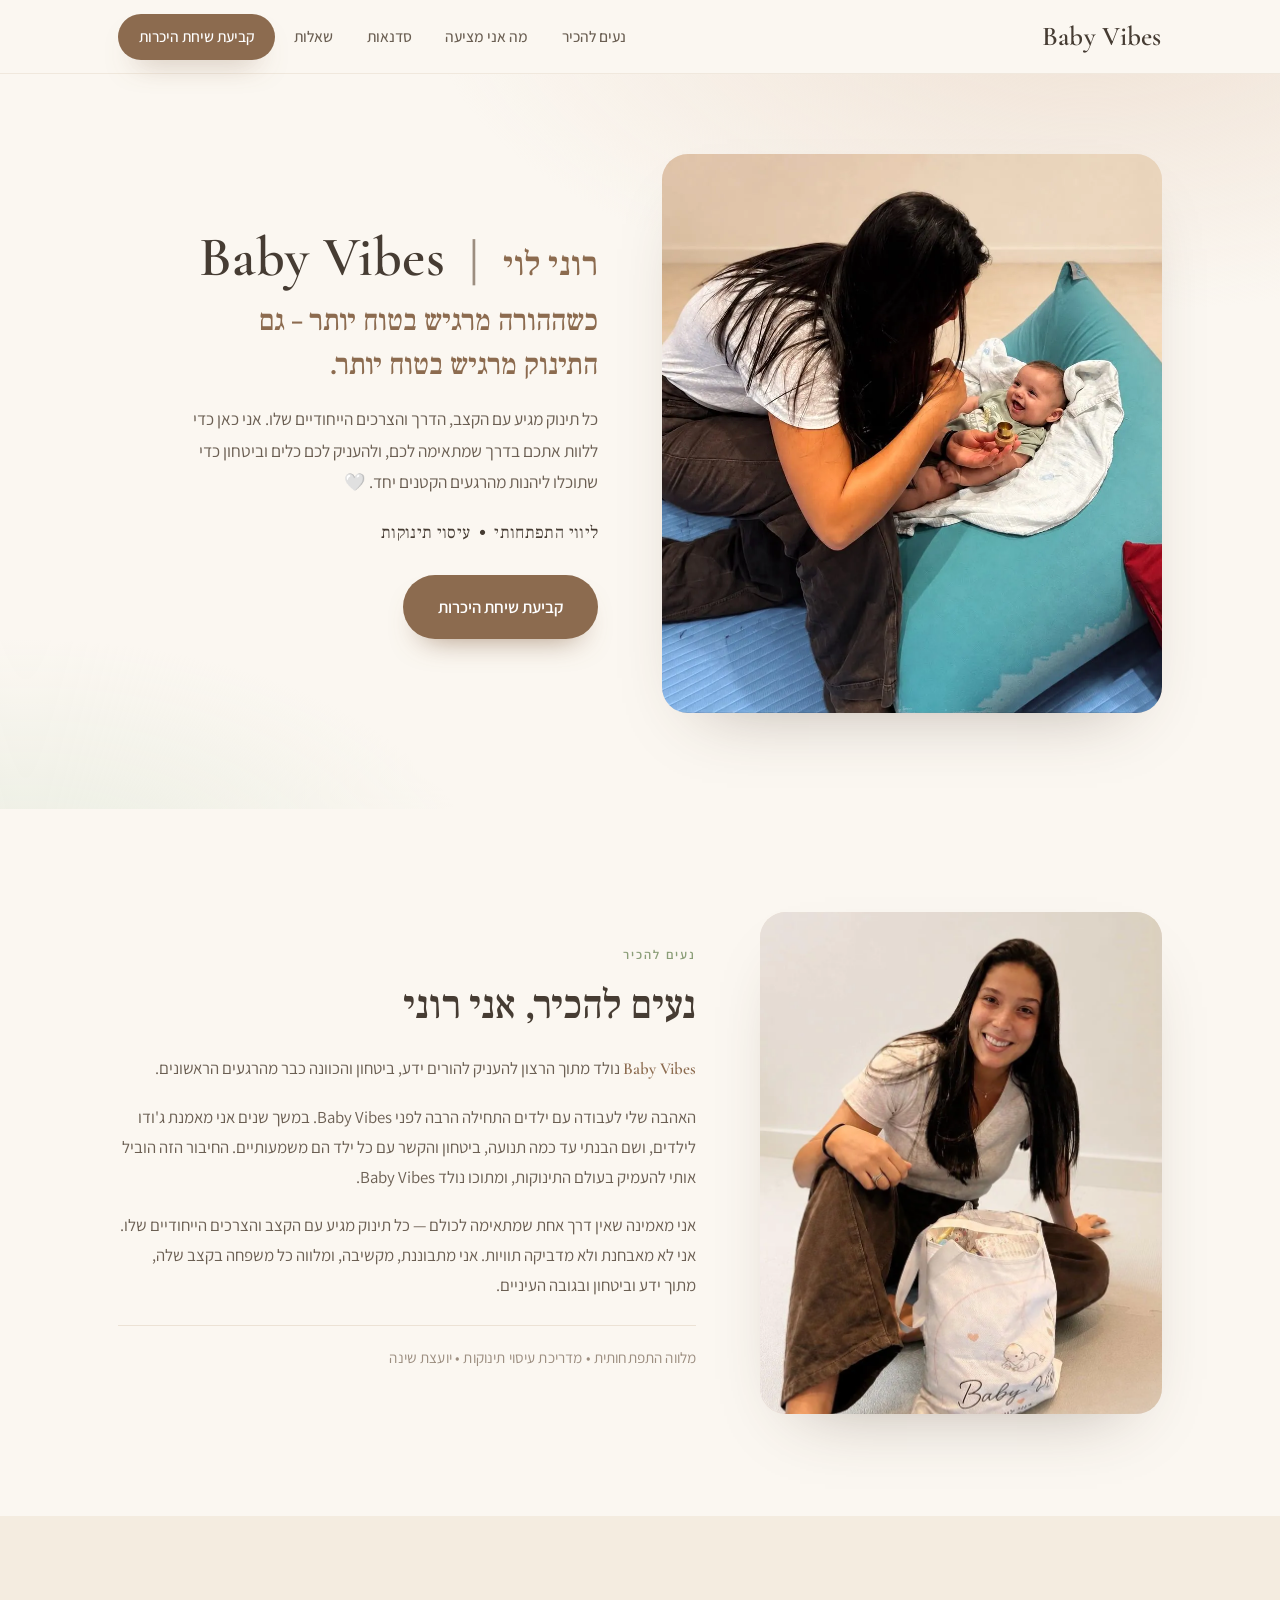
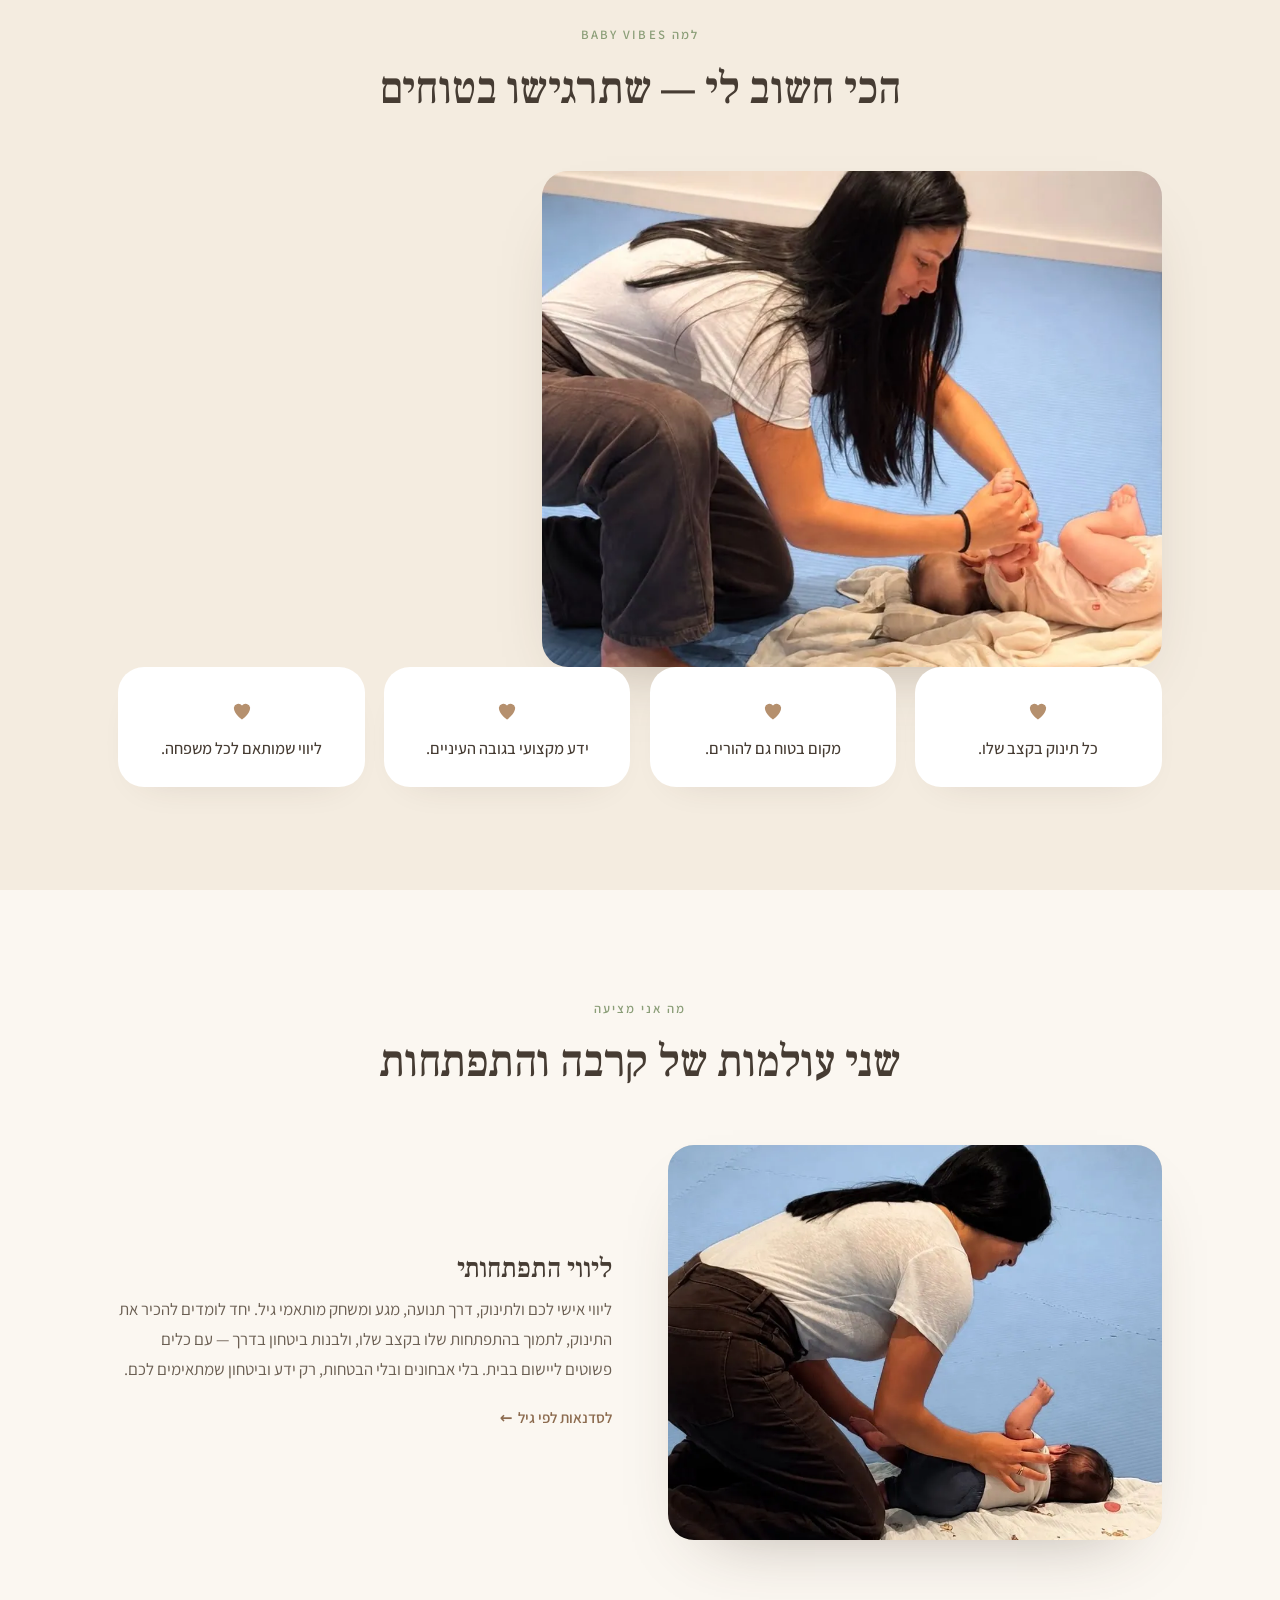
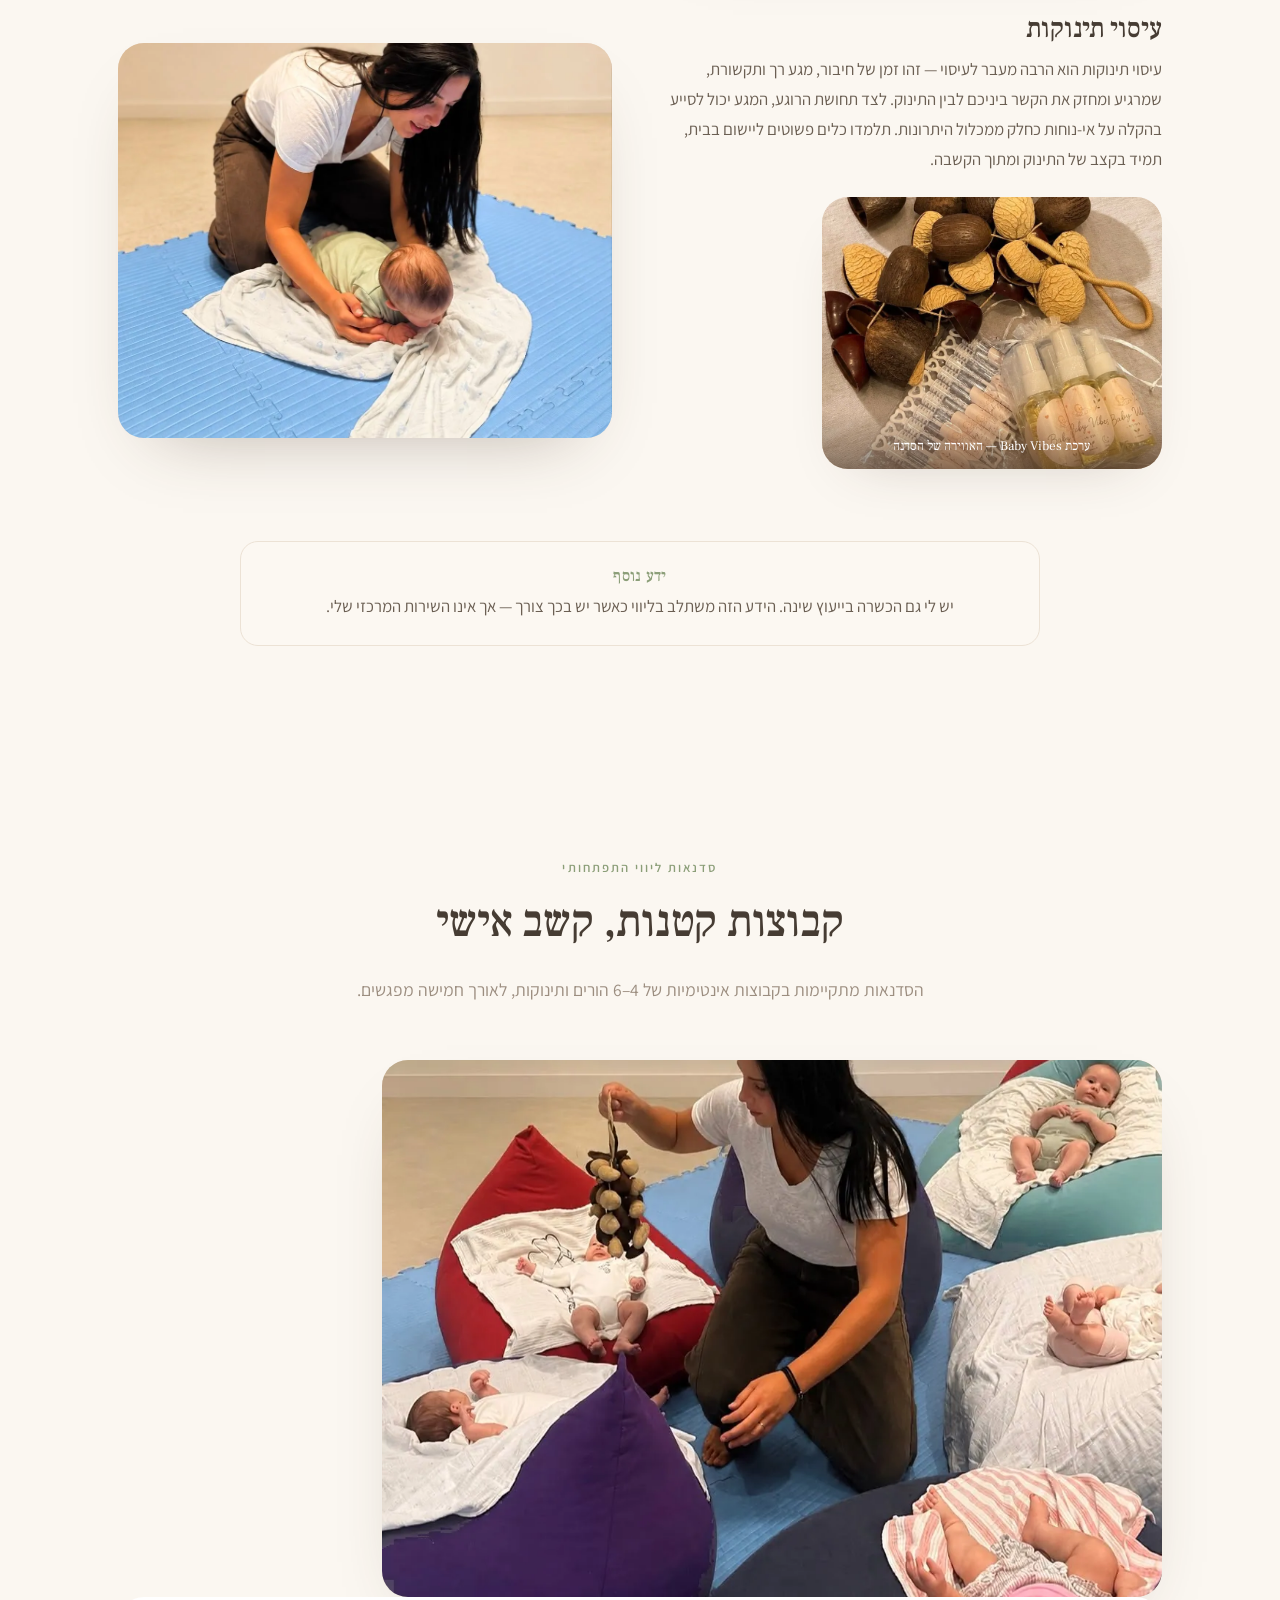
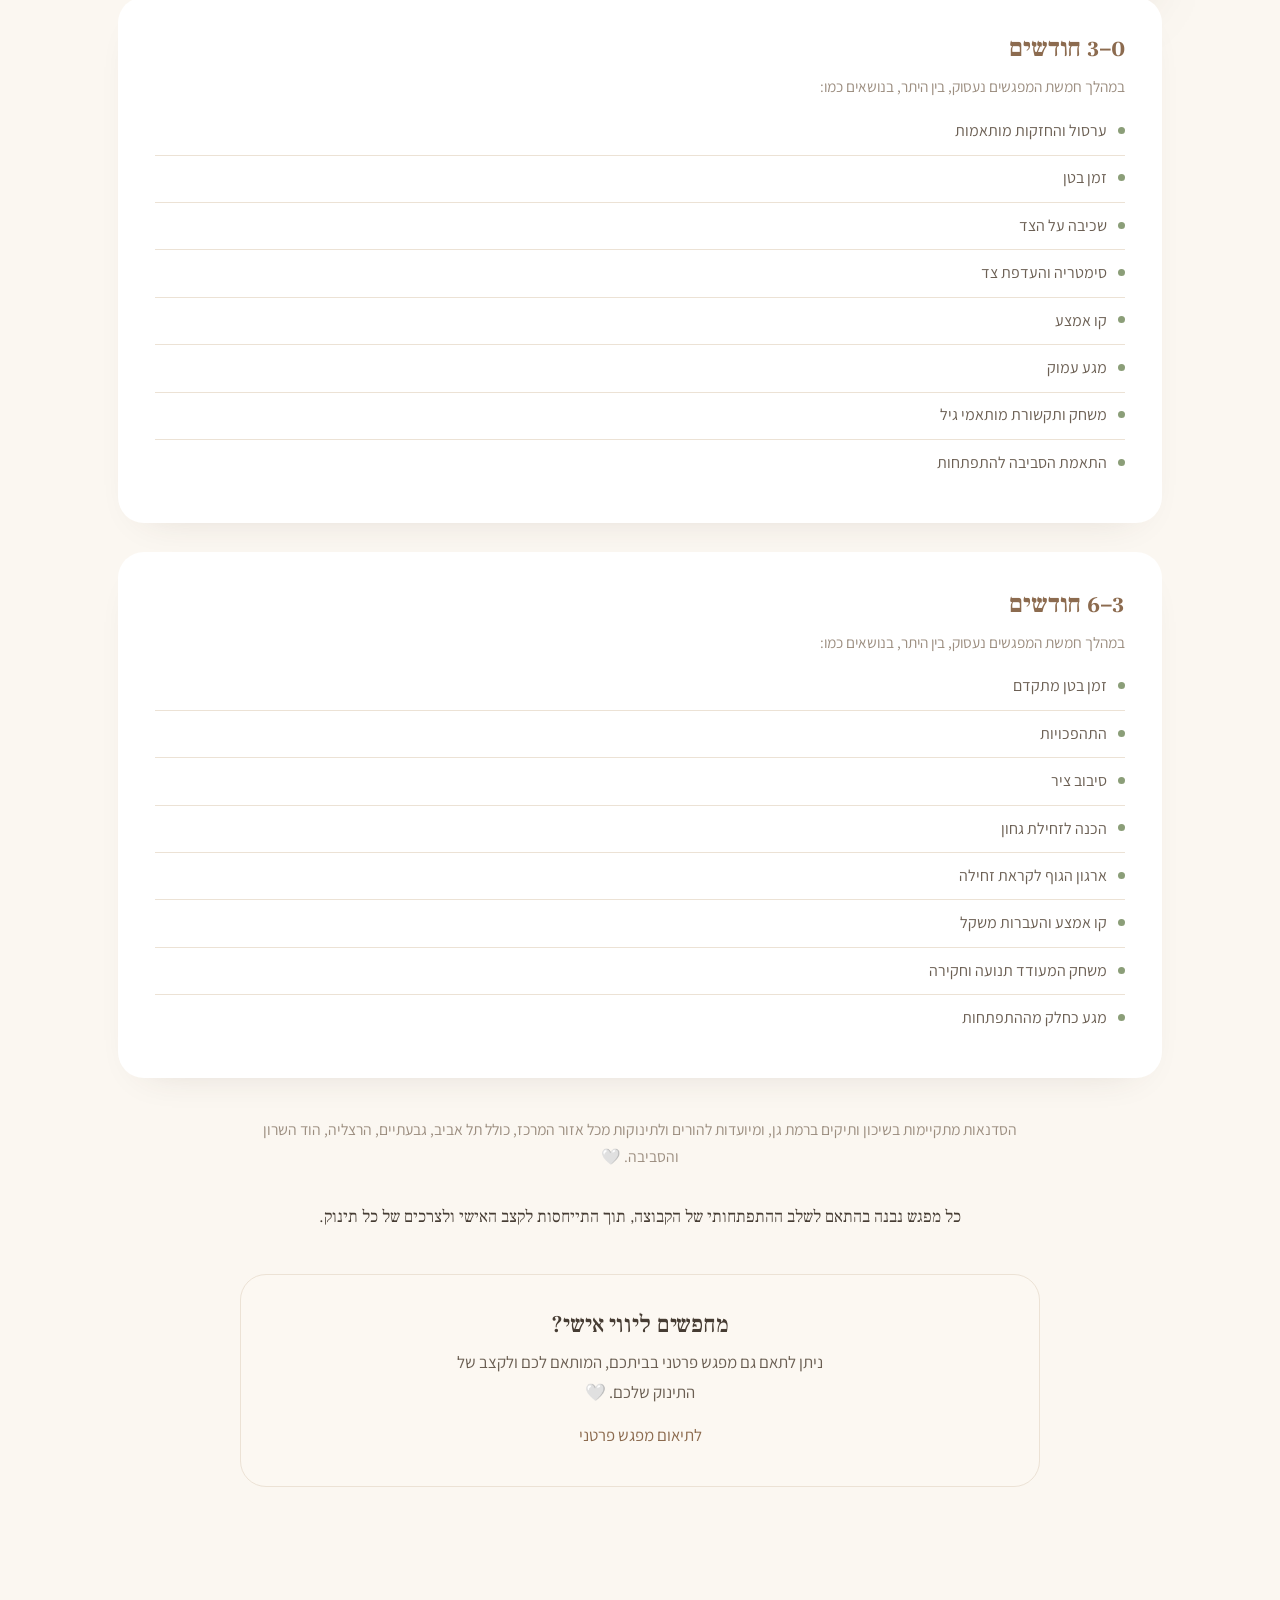
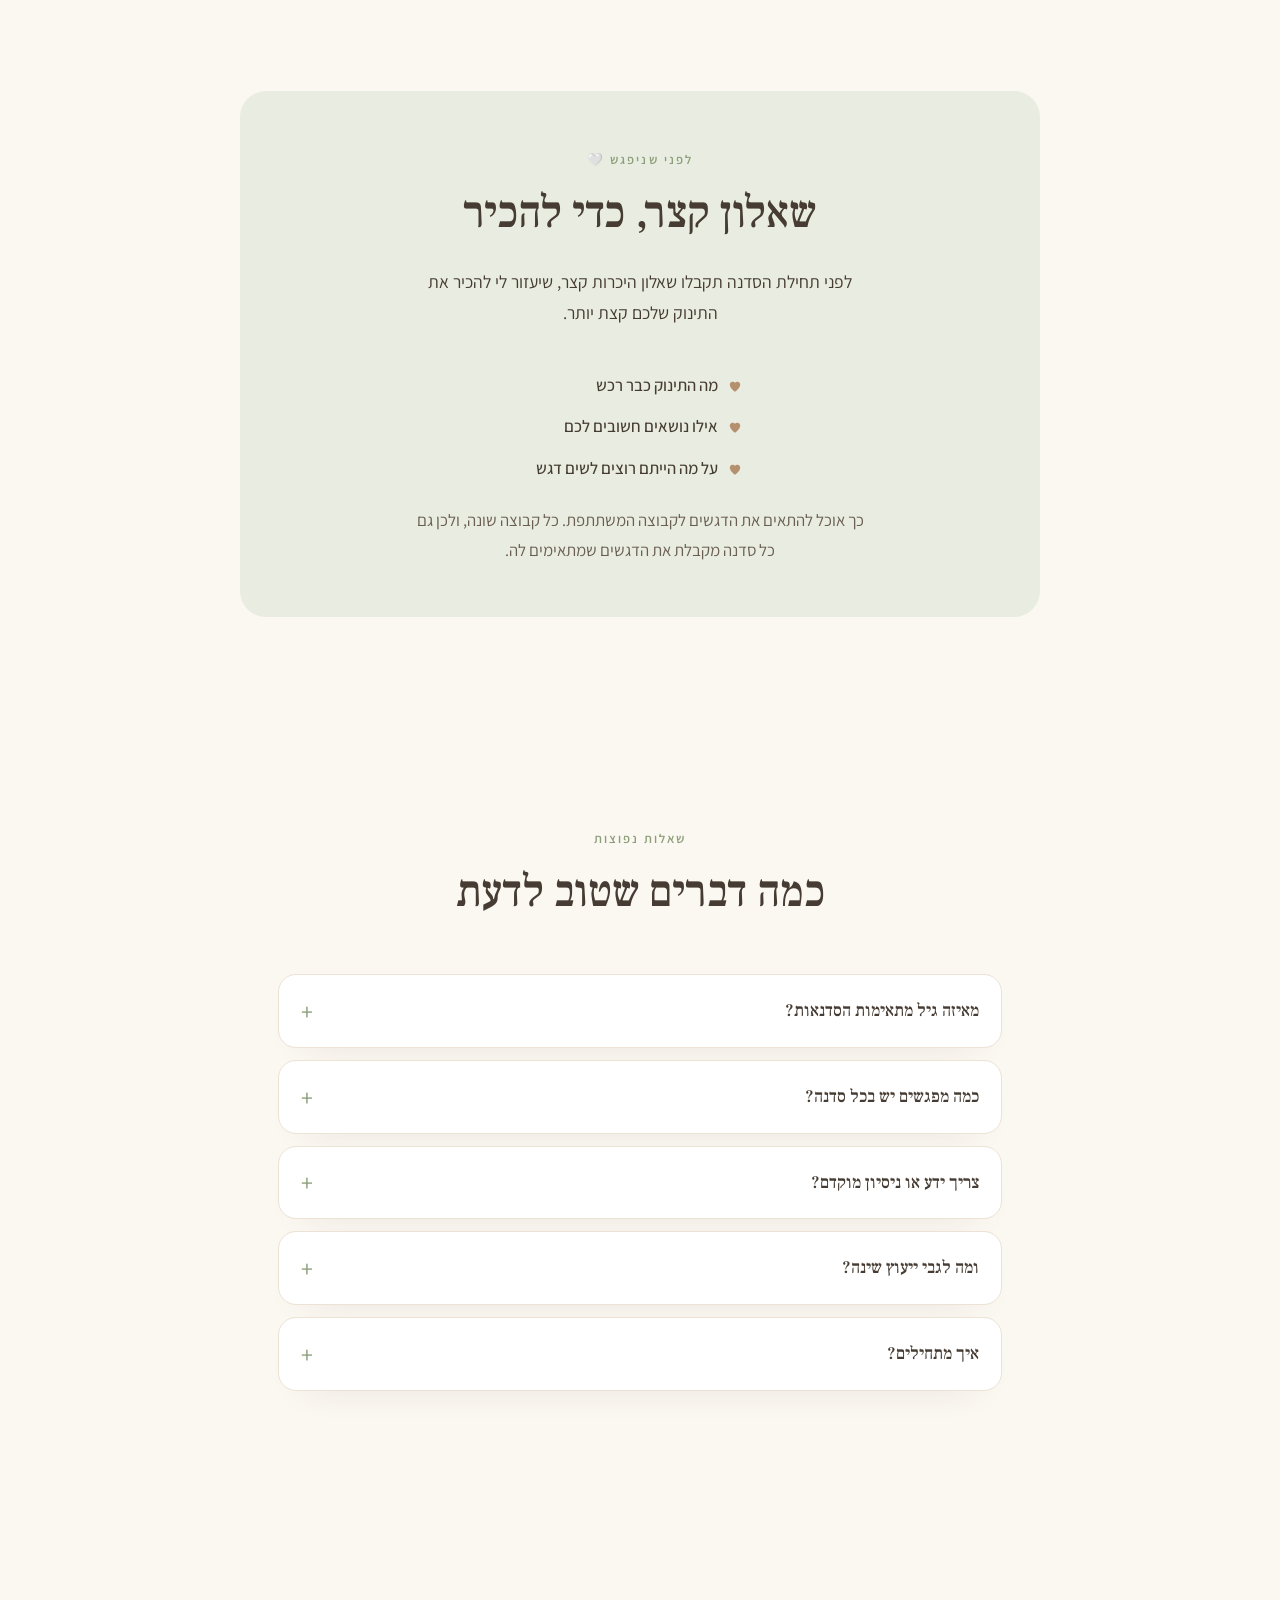
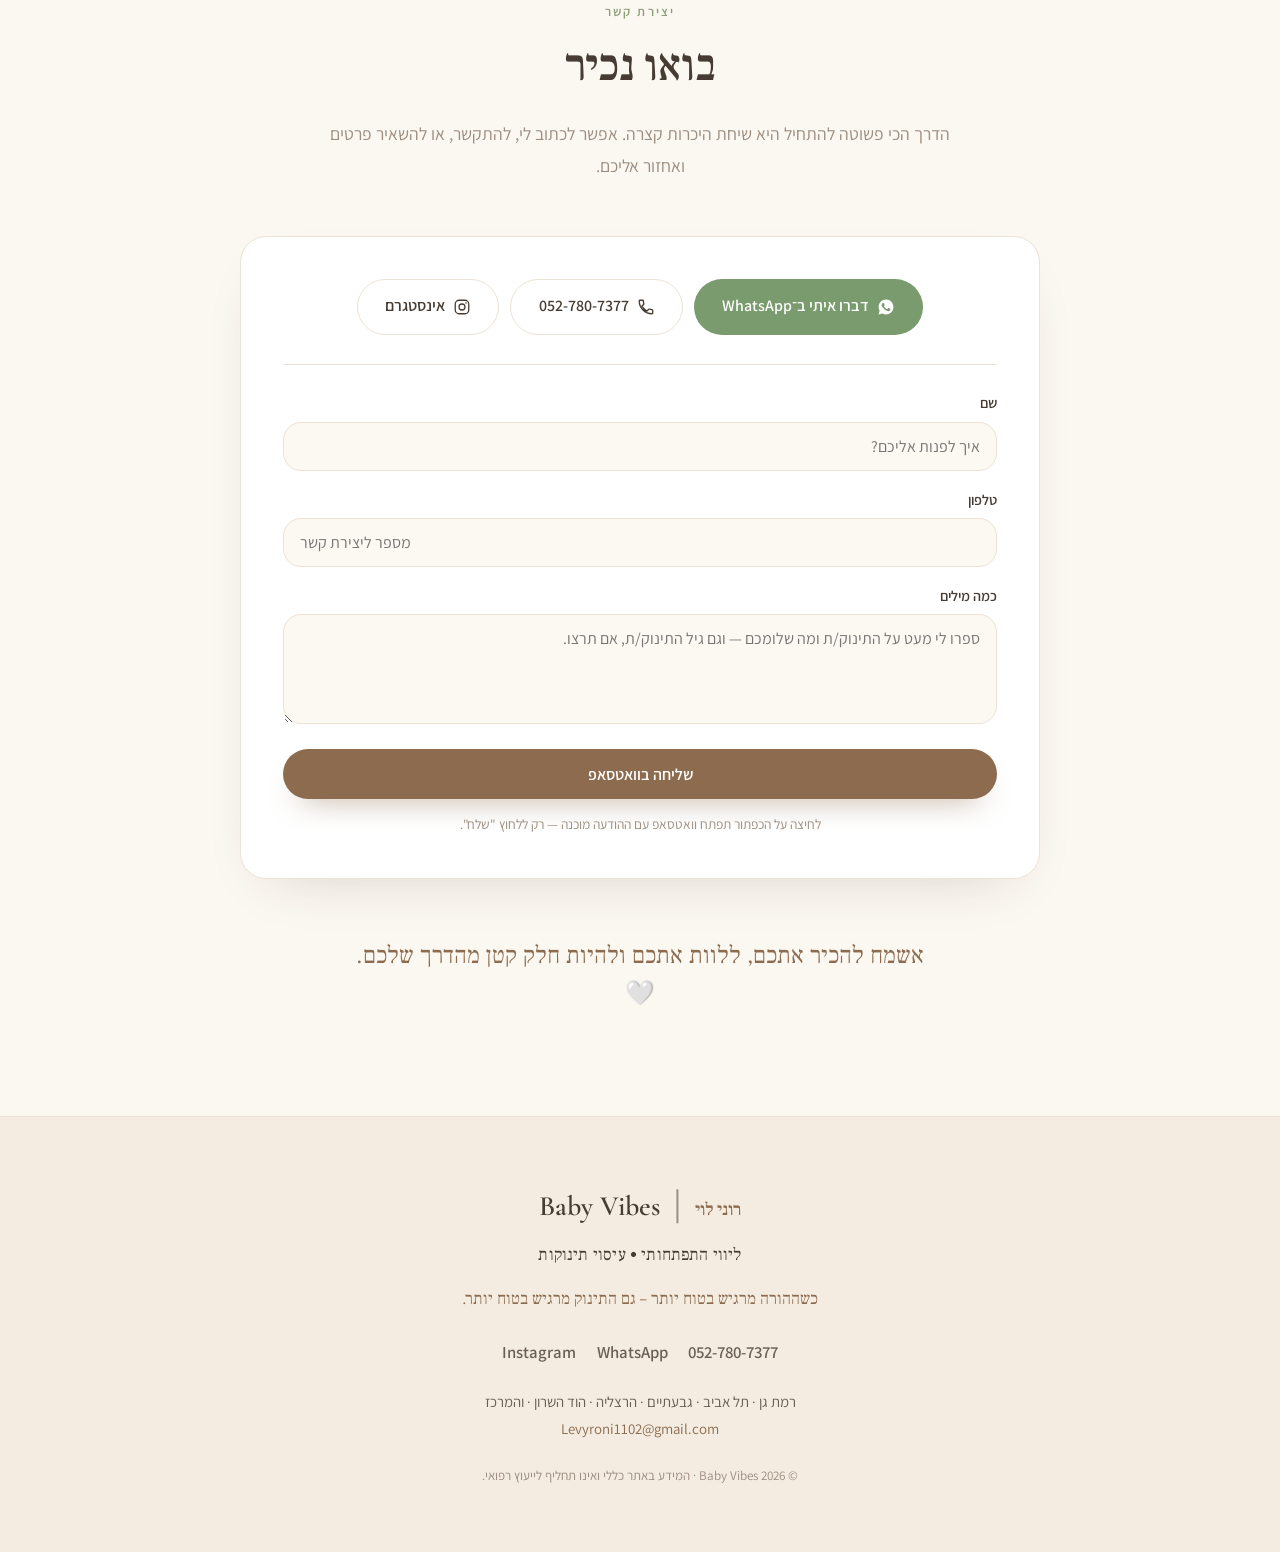
<file: index.html>
<!DOCTYPE html>
<html lang="he" dir="rtl">
<head>
  <meta charset="UTF-8" />
  <meta name="viewport" content="width=device-width, initial-scale=1.0, viewport-fit=cover" />

  <title>Baby Vibes | רוני לוי | ליווי התפתחותי ועיסוי תינוקות באזור המרכז</title>
  <meta name="description" content="ליווי התפתחותי ועיסוי תינוקות עם רוני לוי — בגובה העיניים ובקצב של כל תינוק. סדנאות בקבוצות קטנות בשיכון ותיקים ברמת גן, לאורך אזור המרכז: תל אביב, גבעתיים, הרצליה והוד השרון." />
  <link rel="canonical" href="https://gh54109.github.io/roni-sleep/" />
  <meta name="robots" content="index, follow, max-image-preview:large" />
  <meta name="theme-color" content="#FBF7F1" />
  <meta name="author" content="רוני לוי" />

  <!-- אייקונים -->
  <link rel="icon" href="assets/favicon.svg" type="image/svg+xml" />
  <link rel="icon" href="assets/favicon-32.png" sizes="32x32" type="image/png" />
  <link rel="apple-touch-icon" href="assets/apple-touch-icon.png" />
  <link rel="manifest" href="site.webmanifest" />

  <!-- Open Graph (WhatsApp / Facebook / LinkedIn) -->
  <meta property="og:type" content="website" />
  <meta property="og:site_name" content="Baby Vibes" />
  <meta property="og:title" content="Baby Vibes | רוני לוי | ליווי התפתחותי ועיסוי תינוקות" />
  <meta property="og:description" content="כשההורה מרגיש בטוח יותר – גם התינוק מרגיש בטוח יותר. ליווי התפתחותי ועיסוי תינוקות, בגובה העיניים ובקצב של כל תינוק." />
  <meta property="og:image" content="https://gh54109.github.io/roni-sleep/assets/why-smile.jpg" />
  <meta property="og:image:width" content="1086" />
  <meta property="og:image:height" content="1117" />
  <meta property="og:image:alt" content="רוני מחייכת אל תינוק מחייך במהלך מפגש Baby Vibes" />
  <meta property="og:url" content="https://gh54109.github.io/roni-sleep/" />
  <meta property="og:locale" content="he_IL" />

  <!-- Twitter / X -->
  <meta name="twitter:card" content="summary_large_image" />
  <meta name="twitter:title" content="Baby Vibes | רוני לוי | ליווי התפתחותי ועיסוי תינוקות" />
  <meta name="twitter:description" content="ליווי התפתחותי ועיסוי תינוקות, בגובה העיניים ובקצב של כל תינוק. סדנאות בקבוצות קטנות ברמת גן ובאזור המרכז." />
  <meta name="twitter:image" content="https://gh54109.github.io/roni-sleep/assets/why-smile.jpg" />

  <!-- אימות Google Search Console — הדביקי כאן את קוד האימות שתקבלי מ-Search Console -->
  <!-- <meta name="google-site-verification" content="PASTE_YOUR_CODE_HERE" /> -->

  <link rel="preconnect" href="https://fonts.googleapis.com" />
  <link rel="preconnect" href="https://fonts.gstatic.com" crossorigin />
  <link href="https://fonts.googleapis.com/css2?family=Assistant:wght@400;500;600;700&family=Cormorant+Garamond:ital,wght@0,500;0,600;1,500&family=Frank+Ruhl+Libre:wght@400;500;700&display=swap" rel="stylesheet" />
  <link rel="stylesheet" href="assets/style.css" />

  <!-- Google Analytics 4 — הסירי את סימני ההערה והחליפי G-XXXXXXX במזהה המדידה שלך כדי להפעיל מדידה.
       מדידת האירועים (WhatsApp / יצירת קשר / שליחת טופס) כבר מוכנה ב-assets/script.js.
  <script async src="https://www.googletagmanager.com/gtag/js?id=G-XXXXXXX"></script>
  <script>
    window.dataLayer = window.dataLayer || [];
    function gtag(){ dataLayer.push(arguments); }
    gtag('js', new Date());
    gtag('config', 'G-XXXXXXX');
  </script>
  -->

  <script type="application/ld+json">
  {
    "@context": "https://schema.org",
    "@graph": [
      {
        "@type": "WebSite",
        "@id": "https://gh54109.github.io/roni-sleep/#website",
        "url": "https://gh54109.github.io/roni-sleep/",
        "name": "Baby Vibes",
        "inLanguage": "he",
        "publisher": { "@id": "https://gh54109.github.io/roni-sleep/#business" }
      },
      {
        "@type": "Person",
        "@id": "https://gh54109.github.io/roni-sleep/#roni",
        "name": "רוני לוי",
        "jobTitle": "מלווה התפתחותית, מדריכת עיסוי תינוקות ויועצת שינה",
        "worksFor": { "@id": "https://gh54109.github.io/roni-sleep/#business" },
        "sameAs": ["https://www.instagram.com/babyvibes.roni"]
      },
      {
        "@type": ["ProfessionalService", "LocalBusiness"],
        "@id": "https://gh54109.github.io/roni-sleep/#business",
        "name": "Baby Vibes",
        "description": "ליווי התפתחותי ועיסוי תינוקות. ידע, ביטחון והכוונה להורים, בגובה העיניים ובקצב של כל תינוק.",
        "url": "https://gh54109.github.io/roni-sleep/",
        "image": "https://gh54109.github.io/roni-sleep/assets/why-smile.jpg",
        "telephone": "+972-52-780-7377",
        "email": "Levyroni1102@gmail.com",
        "inLanguage": "he",
        "knowsLanguage": "he",
        "founder": { "@id": "https://gh54109.github.io/roni-sleep/#roni" },
        "sameAs": ["https://www.instagram.com/babyvibes.roni"],
        "areaServed": [
          { "@type": "Place", "name": "שיכון ותיקים, רמת גן" },
          { "@type": "City", "name": "רמת גן" },
          { "@type": "City", "name": "תל אביב" },
          { "@type": "City", "name": "גבעתיים" },
          { "@type": "City", "name": "הרצליה" },
          { "@type": "City", "name": "הוד השרון" },
          { "@type": "AdministrativeArea", "name": "אזור המרכז" }
        ],
        "hasOfferCatalog": {
          "@type": "OfferCatalog",
          "name": "השירותים של Baby Vibes",
          "itemListElement": [
            { "@type": "Offer", "itemOffered": { "@type": "Service", "name": "ליווי התפתחותי לתינוקות", "serviceType": "ליווי התפתחותי", "provider": { "@id": "https://gh54109.github.io/roni-sleep/#business" } } },
            { "@type": "Offer", "itemOffered": { "@type": "Service", "name": "עיסוי תינוקות", "serviceType": "עיסוי תינוקות", "provider": { "@id": "https://gh54109.github.io/roni-sleep/#business" } } }
          ]
        }
      }
    ]
  }
  </script>
</head>
<body id="top">

  <!-- ===== כותרת עליונה ===== -->
  <header class="site-header">
    <div class="container nav">
      <a class="brand" href="#top" aria-label="Baby Vibes — לראש העמוד">Baby Vibes</a>

      <button class="nav-toggle" aria-label="פתיחת תפריט" aria-expanded="false" aria-controls="menu">
        <span></span>
      </button>

      <nav class="nav-links" id="menu">
        <a href="#about">נעים להכיר</a>
        <a href="#services">מה אני מציעה</a>
        <a href="#workshops">סדנאות</a>
        <a href="#faq">שאלות</a>
        <a class="btn btn-primary nav-cta" href="#contact">קביעת שיחת היכרות</a>
      </nav>
    </div>
  </header>

  <main>

    <!-- ===== HERO ===== -->
    <section class="hero">
      <div class="container hero-inner">
        <figure class="hero-media reveal">
          <picture>
            <source srcset="assets/why-smile.webp" type="image/webp" />
            <img src="assets/why-smile.jpg"
                 alt="רוני מחייכת אל תינוק מחייך במהלך מפגש Baby Vibes"
                 width="1086" height="1117" fetchpriority="high" decoding="async" />
          </picture>
        </figure>

        <div class="hero-copy reveal">
          <h1 class="hero-title">
            <span class="ht-brand">Baby Vibes</span><span class="ht-sep" aria-hidden="true">│</span><span class="ht-person">רוני לוי</span>
          </h1>
          <p class="lead-flag">כשההורה מרגיש בטוח יותר – גם התינוק מרגיש בטוח יותר.</p>
          <p class="hero-text">
            כל תינוק מגיע עם הקצב, הדרך והצרכים הייחודיים שלו. אני כאן כדי ללוות אתכם בדרך שמתאימה
            לכם, ולהעניק לכם כלים וביטחון כדי שתוכלו ליהנות מהרגעים הקטנים יחד. 🤍
          </p>
          <p class="hero-services">ליווי התפתחותי&ensp;•&ensp;עיסוי תינוקות</p>
          <a class="btn btn-primary btn-lg" href="#contact">קביעת שיחת היכרות</a>
        </div>
      </div>
    </section>

    <!-- ===== נעים להכיר ===== -->
    <section id="about" class="section about">
      <div class="container about-inner">
        <figure class="about-media reveal">
          <picture>
            <source srcset="assets/about-portrait.webp" type="image/webp" />
            <img src="assets/about-portrait.jpg" alt="רוני לוי מחייכת, לצידה תיק Baby Vibes"
                 width="811" height="1138" loading="lazy" decoding="async" />
          </picture>
        </figure>

        <div class="about-copy reveal">
          <span class="eyebrow">נעים להכיר</span>
          <h2>נעים להכיר, אני רוני</h2>
          <p>
            <em>Baby Vibes</em> נולד מתוך הרצון להעניק להורים ידע, ביטחון והכוונה כבר מהרגעים הראשונים.
          </p>
          <p>
            האהבה שלי לעבודה עם ילדים התחילה הרבה לפני Baby Vibes. במשך שנים אני מאמנת ג'ודו לילדים,
            ושם הבנתי עד כמה תנועה, ביטחון והקשר עם כל ילד הם משמעותיים. החיבור הזה הוביל אותי להעמיק
            בעולם התינוקות, ומתוכו נולד Baby Vibes.
          </p>
          <p>
            אני מאמינה שאין דרך אחת שמתאימה לכולם — כל תינוק מגיע עם הקצב והצרכים הייחודיים שלו.
            אני לא מאבחנת ולא מדביקה תוויות. אני מתבוננת, מקשיבה, ומלווה כל משפחה בקצב שלה,
            מתוך ידע וביטחון ובגובה העיניים.
          </p>
          <p class="creds-line">מלווה התפתחותית • מדריכת עיסוי תינוקות • יועצת שינה</p>
        </div>
      </div>
    </section>

    <!-- ===== למה Baby Vibes ===== -->
    <section id="why" class="section why">
      <div class="container">
        <div class="section-head center reveal">
          <span class="eyebrow">למה Baby Vibes</span>
          <h2>הכי חשוב לי — שתרגישו בטוחים</h2>
        </div>

        <figure class="why-media reveal">
          <picture>
            <source srcset="assets/hero.webp" type="image/webp" />
            <img src="assets/hero.jpg" alt="רוני מלווה תינוק בתנועה ובמשחק במהלך מפגש"
                 width="849" height="1011" loading="lazy" decoding="async" />
          </picture>
        </figure>

        <div class="why-cards">
          <article class="card why-card reveal">
            <span class="heart" aria-hidden="true"></span>
            <p>כל תינוק בקצב שלו.</p>
          </article>
          <article class="card why-card reveal">
            <span class="heart" aria-hidden="true"></span>
            <p>מקום בטוח גם להורים.</p>
          </article>
          <article class="card why-card reveal">
            <span class="heart" aria-hidden="true"></span>
            <p>ידע מקצועי בגובה העיניים.</p>
          </article>
          <article class="card why-card reveal">
            <span class="heart" aria-hidden="true"></span>
            <p>ליווי שמותאם לכל משפחה.</p>
          </article>
        </div>
      </div>
    </section>

    <!-- ===== השירותים ===== -->
    <section id="services" class="section services">
      <div class="container">
        <div class="section-head center reveal">
          <span class="eyebrow">מה אני מציעה</span>
          <h2>שני עולמות של קרבה והתפתחות</h2>
        </div>

        <article class="service-row reveal">
          <figure class="media service-media">
            <picture>
              <source srcset="assets/dev-rollover.webp" type="image/webp" />
              <img src="assets/dev-rollover.jpg" alt="רוני מלווה תינוק בתרגול תנועה על המזרן בליווי התפתחותי"
                   width="850" height="810" loading="lazy" decoding="async" />
            </picture>
          </figure>
          <div class="service-copy">
            <h3>ליווי התפתחותי</h3>
            <p>
              ליווי אישי לכם ולתינוק, דרך תנועה, מגע ומשחק מותאמי גיל. יחד לומדים להכיר את התינוק,
              לתמוך בהתפתחות שלו בקצב שלו, ולבנות ביטחון בדרך — עם כלים פשוטים ליישום בבית.
              בלי אבחונים ובלי הבטחות, רק ידע וביטחון שמתאימים לכם.
            </p>
            <a class="tag" href="#workshops">לסדנאות לפי גיל</a>
          </div>
        </article>

        <article class="service-row reverse reveal">
          <figure class="media service-media">
            <picture>
              <source srcset="assets/tummy.webp" type="image/webp" />
              <img src="assets/tummy.jpg" alt="רוני מדריכה עיסוי תינוקות — התינוק שוכב על הבטן ורוני מלווה מאחור"
                   width="1056" height="1165" loading="lazy" decoding="async" />
            </picture>
          </figure>
          <div class="service-copy">
            <h3>עיסוי תינוקות</h3>
            <p>
              עיסוי תינוקות הוא הרבה מעבר לעיסוי — זהו זמן של חיבור, מגע רך ותקשורת, שמרגיע
              ומחזק את הקשר ביניכם לבין התינוק. לצד תחושת הרוגע, המגע יכול לסייע בהקלה על אי-נוחות
              כחלק ממכלול היתרונות. תלמדו כלים פשוטים ליישום בבית, תמיד בקצב של התינוק ומתוך הקשבה.
            </p>
            <figure class="media media-inline">
              <picture>
                <source srcset="assets/massage-oils.webp" type="image/webp" />
                <img src="assets/massage-oils.jpg" alt="ערכת השמנים של Baby Vibes לעיסוי תינוקות"
                     width="885" height="954" loading="lazy" decoding="async" />
              </picture>
              <figcaption>ערכת Baby Vibes — האווירה של הסדנה</figcaption>
            </figure>
          </div>
        </article>

        <aside class="knowledge-note reveal">
          <h4>ידע נוסף</h4>
          <p>יש לי גם הכשרה בייעוץ שינה. הידע הזה משתלב בליווי כאשר יש בכך צורך — אך אינו השירות המרכזי שלי.</p>
        </aside>
      </div>
    </section>

    <!-- ===== סדנאות ליווי התפתחותי ===== -->
    <section id="workshops" class="section workshops">
      <div class="container">
        <div class="section-head center reveal">
          <span class="eyebrow">סדנאות ליווי התפתחותי</span>
          <h2>קבוצות קטנות, קשב אישי</h2>
          <p>הסדנאות מתקיימות בקבוצות אינטימיות של 4–6 הורים ותינוקות, לאורך חמישה מפגשים.</p>
        </div>

        <figure class="why-media reveal">
          <picture>
            <source srcset="assets/workshops-group.webp" type="image/webp" />
            <img src="assets/workshops-group.jpg" alt="סדנת ליווי התפתחותי בקבוצה — הורים ותינוקות על פופים במהלך מפגש"
                 width="1065" height="1060" loading="lazy" decoding="async" />
          </picture>
        </figure>

        <div class="workshop-cards">
          <article class="card workshop-card reveal">
            <h3 class="age">0–3 חודשים</h3>
            <p class="w-intro">במהלך חמשת המפגשים נעסוק, בין היתר, בנושאים כמו:</p>
            <ul class="topic-list">
              <li>ערסול והחזקות מותאמות</li>
              <li>זמן בטן</li>
              <li>שכיבה על הצד</li>
              <li>סימטריה והעדפת צד</li>
              <li>קו אמצע</li>
              <li>מגע עמוק</li>
              <li>משחק ותקשורת מותאמי גיל</li>
              <li>התאמת הסביבה להתפתחות</li>
            </ul>
          </article>

          <article class="card workshop-card reveal">
            <h3 class="age">3–6 חודשים</h3>
            <p class="w-intro">במהלך חמשת המפגשים נעסוק, בין היתר, בנושאים כמו:</p>
            <ul class="topic-list">
              <li>זמן בטן מתקדם</li>
              <li>התהפכויות</li>
              <li>סיבוב ציר</li>
              <li>הכנה לזחילת גחון</li>
              <li>ארגון הגוף לקראת זחילה</li>
              <li>קו אמצע והעברות משקל</li>
              <li>משחק המעודד תנועה וחקירה</li>
              <li>מגע כחלק מההתפתחות</li>
            </ul>
          </article>
        </div>

        <p class="workshop-place reveal">
          הסדנאות מתקיימות בשיכון ותיקים ברמת גן, ומיועדות להורים ולתינוקות מכל אזור המרכז,
          כולל תל אביב, גבעתיים, הרצליה, הוד השרון והסביבה. 🤍
        </p>

        <p class="workshop-note reveal">
          כל מפגש נבנה בהתאם לשלב ההתפתחותי של הקבוצה, תוך התייחסות לקצב האישי ולצרכים של כל תינוק.
        </p>

        <aside class="private-note reveal">
          <h3>מחפשים ליווי אישי?</h3>
          <p>ניתן לתאם גם מפגש פרטני בביתכם, המותאם לכם ולקצב של התינוק שלכם. 🤍</p>
          <a class="tag" href="#contact">לתיאום מפגש פרטני</a>
        </aside>
      </div>
    </section>

    <!-- ===== לפני שניפגש ===== -->
    <section id="before" class="section before">
      <div class="container">
        <div class="before-card reveal">
          <div class="section-head center">
            <span class="eyebrow">לפני שניפגש 🤍</span>
            <h2>שאלון קצר, כדי להכיר</h2>
          </div>
          <p class="before-lead">
            לפני תחילת הסדנה תקבלו שאלון היכרות קצר, שיעזור לי להכיר את התינוק שלכם קצת יותר.
          </p>
          <ul class="before-list">
            <li><span class="hicon" aria-hidden="true"></span>מה התינוק כבר רכש</li>
            <li><span class="hicon" aria-hidden="true"></span>אילו נושאים חשובים לכם</li>
            <li><span class="hicon" aria-hidden="true"></span>על מה הייתם רוצים לשים דגש</li>
          </ul>
          <p class="before-foot">
            כך אוכל להתאים את הדגשים לקבוצה המשתתפת. כל קבוצה שונה, ולכן גם כל סדנה מקבלת את הדגשים שמתאימים לה.
          </p>
        </div>
      </div>
    </section>

    <!-- ===== שאלות נפוצות ===== -->
    <section id="faq" class="section faq">
      <div class="container faq-inner">
        <div class="section-head center reveal">
          <span class="eyebrow">שאלות נפוצות</span>
          <h2>כמה דברים שטוב לדעת</h2>
        </div>

        <div class="faq-list reveal">
          <details class="faq-item">
            <summary>מאיזה גיל מתאימות הסדנאות?</summary>
            <div class="faq-body"><p>הסדנאות מתאימות לתינוקות בגילאי 0–3 ו־3–6 חודשים, כל אחת בהתאם לשלב ההתפתחותי של הקבוצה.</p></div>
          </details>
          <details class="faq-item">
            <summary>כמה מפגשים יש בכל סדנה?</summary>
            <div class="faq-body"><p>חמישה מפגשים, בקבוצה אינטימית של 4–6 הורים ותינוקות — כדי לשמור על קשב אישי לכל תינוק.</p></div>
          </details>
          <details class="faq-item">
            <summary>צריך ידע או ניסיון מוקדם?</summary>
            <div class="faq-body"><p>ממש לא. הכול נעשה בגובה העיניים, בפשטות ובלי מונחים מסובכים. אני כאן כדי ללוות, להסביר ולתת ביטחון.</p></div>
          </details>
          <details class="faq-item">
            <summary>ומה לגבי ייעוץ שינה?</summary>
            <div class="faq-body"><p>יש לי הכשרה בייעוץ שינה, והידע הזה משתלב בליווי כאשר יש בכך צורך — אבל הוא אינו השירות המרכזי שלי.</p></div>
          </details>
          <details class="faq-item">
            <summary>איך מתחילים?</summary>
            <div class="faq-body"><p>מתחילים בשיחת היכרות קצרה. לפני הסדנה תקבלו שאלון קצר שיעזור לי להכיר את התינוק שלכם ולהתאים את הדגשים לקבוצה.</p></div>
          </details>
        </div>
      </div>
    </section>

    <!-- ===== יצירת קשר ===== -->
    <section id="contact" class="section contact">
      <div class="container">
        <div class="section-head center reveal">
          <span class="eyebrow">יצירת קשר</span>
          <h2>בואו נכיר</h2>
          <p>הדרך הכי פשוטה להתחיל היא שיחת היכרות קצרה. אפשר לכתוב לי, להתקשר, או להשאיר פרטים ואחזור אליכם.</p>
        </div>

        <div class="contact-panel reveal">
          <div class="contact-actions">
            <a class="btn btn-whatsapp" data-wa="היי רוני, הגעתי דרך האתר של Baby Vibes ואשמח לתאם שיחת היכרות 🙂" href="#" target="_blank" rel="noopener">
              <span class="ic" aria-hidden="true">
                <svg viewBox="0 0 24 24" width="18" height="18" fill="currentColor"><path d="M12.04 2C6.58 2 2.13 6.45 2.13 11.91c0 1.75.46 3.45 1.32 4.95L2 22l5.25-1.38a9.9 9.9 0 0 0 4.79 1.22h.004c5.46 0 9.91-4.45 9.91-9.91C21.95 6.45 17.5 2 12.04 2zm5.8 14.16c-.24.68-1.4 1.3-1.94 1.35-.5.05-1.13.07-1.82-.11-.42-.13-.96-.31-1.65-.6-2.9-1.25-4.8-4.17-4.94-4.36-.14-.19-1.18-1.57-1.18-3s.75-2.13 1.02-2.42c.27-.29.58-.36.78-.36.19 0 .39 0 .56.01.18.01.42-.07.66.5.24.58.82 2 .89 2.15.07.14.12.31.02.5-.09.19-.14.31-.28.48-.14.17-.29.38-.42.51-.14.14-.28.29-.12.57.16.29.72 1.19 1.55 1.93 1.06.95 1.96 1.24 2.24 1.38.28.14.44.12.6-.07.16-.19.69-.81.88-1.09.19-.29.38-.24.64-.14.26.09 1.65.78 1.93.92.28.14.47.21.54.33.07.12.07.68-.17 1.36z"/></svg>
              </span>
              דברו איתי ב־WhatsApp
            </a>
            <a class="btn btn-ghost" href="tel:+972527807377">
              <span class="ic" aria-hidden="true">
                <svg viewBox="0 0 24 24" width="18" height="18" fill="none" stroke="currentColor" stroke-width="1.8" stroke-linecap="round" stroke-linejoin="round"><path d="M6.6 10.8a15.5 15.5 0 0 0 6.6 6.6l2.2-2.2a1 1 0 0 1 1-.24 11.4 11.4 0 0 0 3.57.57 1 1 0 0 1 1 1V20a1 1 0 0 1-1 1A17 17 0 0 1 3 4a1 1 0 0 1 1-1h3.5a1 1 0 0 1 1 1c0 1.25.2 2.45.57 3.57a1 1 0 0 1-.25 1z"/></svg>
              </span>
              052-780-7377
            </a>
            <a class="btn btn-ghost" href="https://www.instagram.com/babyvibes.roni" target="_blank" rel="noopener">
              <span class="ic" aria-hidden="true">
                <svg viewBox="0 0 24 24" width="18" height="18" fill="none" stroke="currentColor" stroke-width="1.7"><rect x="3" y="3" width="18" height="18" rx="5"/><circle cx="12" cy="12" r="4"/><circle cx="17.3" cy="6.7" r="1.1" fill="currentColor" stroke="none"/></svg>
              </span>
              אינסטגרם
            </a>
          </div>

          <form id="contact-form" class="contact-form" novalidate>
            <div class="field">
              <label for="name">שם</label>
              <input type="text" id="name" name="name" placeholder="איך לפנות אליכם?" autocomplete="name" />
            </div>
            <div class="field">
              <label for="phone">טלפון</label>
              <input type="tel" id="phone" name="phone" placeholder="מספר ליצירת קשר" autocomplete="tel" />
            </div>
            <div class="field">
              <label for="message">כמה מילים</label>
              <textarea id="message" name="message" placeholder="ספרו לי מעט על התינוק/ת ומה שלומכם — וגם גיל התינוק/ת, אם תרצו."></textarea>
            </div>
            <button type="submit" class="btn btn-primary btn-block">שליחה בוואטסאפ</button>
            <p class="form-note">לחיצה על הכפתור תפתח וואטסאפ עם ההודעה מוכנה — רק ללחוץ "שלח".</p>
          </form>
        </div>

        <p class="closing-line reveal">אשמח להכיר אתכם, ללוות אתכם ולהיות חלק קטן מהדרך שלכם. 🤍</p>
      </div>
    </section>
  </main>

  <!-- ===== פוטר ===== -->
  <footer class="site-footer">
    <div class="container footer-inner">
      <p class="footer-brand">
        <span class="fb-brand">Baby Vibes</span><span class="fb-sep" aria-hidden="true">│</span><span class="fb-person">רוני לוי</span>
      </p>
      <p class="footer-services">ליווי התפתחותי • עיסוי תינוקות</p>
      <p class="footer-tag">כשההורה מרגיש בטוח יותר – גם התינוק מרגיש בטוח יותר.</p>

      <nav class="footer-links" aria-label="יצירת קשר">
        <a href="tel:+972527807377">052-780-7377</a>
        <a data-wa="היי רוני, הגעתי דרך האתר של Baby Vibes 🙂" href="#" target="_blank" rel="noopener">WhatsApp</a>
        <a href="https://www.instagram.com/babyvibes.roni" target="_blank" rel="noopener">Instagram</a>
      </nav>

      <p class="footer-meta">
        רמת גן · תל אביב · גבעתיים · הרצליה · הוד השרון · והמרכז<br />
        <a href="mailto:Levyroni1102@gmail.com">Levyroni1102@gmail.com</a>
      </p>
      <p class="footer-fine">© <span id="year">2026</span> Baby Vibes · המידע באתר כללי ואינו תחליף לייעוץ רפואי.</p>
    </div>
  </footer>

  <!-- ===== פס פעולה קבוע — מובייל ===== -->
  <nav class="mobile-bar" aria-label="יצירת קשר מהיר">
    <a class="mb-btn mb-wa" data-wa="היי רוני, הגעתי דרך האתר של Baby Vibes ואשמח לתאם שיחת היכרות 🙂" href="#" target="_blank" rel="noopener">
      <svg viewBox="0 0 24 24" width="20" height="20" fill="currentColor" aria-hidden="true"><path d="M12.04 2C6.58 2 2.13 6.45 2.13 11.91c0 1.75.46 3.45 1.32 4.95L2 22l5.25-1.38a9.9 9.9 0 0 0 4.79 1.22h.004c5.46 0 9.91-4.45 9.91-9.91C21.95 6.45 17.5 2 12.04 2zm5.8 14.16c-.24.68-1.4 1.3-1.94 1.35-.5.05-1.13.07-1.82-.11-.42-.13-.96-.31-1.65-.6-2.9-1.25-4.8-4.17-4.94-4.36-.14-.19-1.18-1.57-1.18-3s.75-2.13 1.02-2.42c.27-.29.58-.36.78-.36.19 0 .39 0 .56.01.18.01.42-.07.66.5.24.58.82 2 .89 2.15.07.14.12.31.02.5-.09.19-.14.31-.28.48-.14.17-.29.38-.42.51-.14.14-.28.29-.12.57.16.29.72 1.19 1.55 1.93 1.06.95 1.96 1.24 2.24 1.38.28.14.44.12.6-.07.16-.19.69-.81.88-1.09.19-.29.38-.24.64-.14.26.09 1.65.78 1.93.92.28.14.47.21.54.33.07.12.07.68-.17 1.36z"/></svg>
      WhatsApp
    </a>
    <a class="mb-btn mb-call" href="tel:+972527807377">
      <svg viewBox="0 0 24 24" width="20" height="20" fill="none" stroke="currentColor" stroke-width="1.9" stroke-linecap="round" stroke-linejoin="round" aria-hidden="true"><path d="M6.6 10.8a15.5 15.5 0 0 0 6.6 6.6l2.2-2.2a1 1 0 0 1 1-.24 11.4 11.4 0 0 0 3.57.57 1 1 0 0 1 1 1V20a1 1 0 0 1-1 1A17 17 0 0 1 3 4a1 1 0 0 1 1-1h3.5a1 1 0 0 1 1 1c0 1.25.2 2.45.57 3.57a1 1 0 0 1-.25 1z"/></svg>
      התקשרו אליי
    </a>
  </nav>

  <script src="assets/script.js"></script>
</body>
</html>
</file>
<file: assets/style.css>
/* ==========================================================================
   Baby Vibes · רוני לוי
   שפת עיצוב: שקט, אוויר, חום. שמנת / לבן / בז' / חום רך / מרווה.
   פחות הוא יותר — התמונות עושות את רוב העבודה. מובייל תחילה.
   ========================================================================== */

:root {
  /* משטחים — שמנת ולבן */
  --bg:           #FBF7F1;
  --bg-warm:      #F4ECE0;
  --surface:      #FFFFFF;
  --surface-soft: #FCF8F2;

  /* טקסט — חום חמים */
  --ink:        #463C33;
  --ink-soft:   #6B5F53;
  --muted:      #9C8E80;
  --line:       #ECE2D5;

  /* מבטאים עדינים — מרווה + חמר חמים */
  --sage:       #8B9E78;
  --sage-soft:  #E9EDE1;
  --clay:       #A9805F;
  --clay-deep:  #8C6B4F;
  --blush:      #EFE1D4;
  --wa:         #7A9B6E;   /* מרווה במקום ירוק חזק */
  --wa-deep:    #6a8a5f;

  /* מידות */
  --maxw:        1120px;
  --maxw-narrow: 800px;
  --radius:      26px;
  --radius-sm:   18px;

  /* צללים — חמים ורכים מאוד */
  --shadow:      0 30px 70px -40px rgba(70, 52, 38, .40);
  --shadow-soft: 0 22px 55px -34px rgba(70, 52, 38, .26);
  --shadow-card: 0 16px 40px -28px rgba(70, 52, 38, .20);

  /* טיפוגרפיה */
  --font-body:  "Assistant", "Segoe UI", system-ui, sans-serif;
  --font-head:  "Frank Ruhl Libre", "Times New Roman", serif;
  --font-brand: "Cormorant Garamond", "Frank Ruhl Libre", serif;

  /* גובה פס-הפעולה במובייל (לריפוד תחתון) */
  --mobile-bar-h: 64px;
}

/* ----- בסיס ----- */
*, *::before, *::after { box-sizing: border-box; }
html { scroll-behavior: smooth; -webkit-text-size-adjust: 100%; }

body {
  margin: 0;
  font-family: var(--font-body);
  font-size: 1.05rem;
  line-height: 1.8;
  color: var(--ink);
  background: var(--bg);
  -webkit-font-smoothing: antialiased;
  text-rendering: optimizeLegibility;
  overflow-x: hidden;
}

img { max-width: 100%; display: block; }
a { color: var(--clay-deep); text-decoration: none; transition: color .2s ease; }
a:hover { color: var(--sage); }

h1, h2, h3, h4 {
  font-family: var(--font-head);
  color: var(--ink);
  line-height: 1.25;
  font-weight: 500;
  margin: 0 0 .55em;
  letter-spacing: -.005em;
  text-wrap: balance;
}
p { margin: 0 0 1.05em; color: var(--ink-soft); }
em { font-family: var(--font-brand); font-style: normal; font-weight: 600; color: var(--clay-deep); }

:focus-visible { outline: 3px solid var(--sage); outline-offset: 3px; border-radius: 6px; }

.container {
  width: 100%;
  max-width: var(--maxw);
  margin-inline: auto;
  padding-inline: clamp(1.15rem, 5vw, 2.4rem);
}

/* מקטעים — הרבה אוויר */
.section { padding-block: clamp(3.4rem, 10vw, 8rem); }
section[id] { scroll-margin-top: 84px; }

/* ----- כותרות מקטע ----- */
.eyebrow {
  display: inline-block;
  font-size: .8rem; font-weight: 600;
  letter-spacing: .16em; text-transform: uppercase;
  color: var(--sage); margin-bottom: .9rem;
}
.section-head { max-width: 640px; margin-bottom: clamp(2.2rem, 5vw, 3.4rem); }
.section-head.center { margin-inline: auto; text-align: center; }
.section-head h2 { font-size: clamp(1.75rem, 5vw, 2.8rem); }
.section-head p { font-size: 1.1rem; color: var(--muted); margin: 0; }

h2 { font-size: clamp(1.65rem, 5vw, 2.5rem); }
h3 { font-size: clamp(1.3rem, 3.4vw, 1.7rem); }

/* ==========================================================================
   מערכת כפתורים אחידה
   ========================================================================== */
.btn {
  display: inline-flex; align-items: center; justify-content: center; gap: .5rem;
  font-family: var(--font-body); font-size: 1rem; font-weight: 600;
  min-height: 50px; padding: .8rem 1.7rem;
  border-radius: 999px; border: 1.5px solid transparent;
  cursor: pointer; text-align: center;
  transition: transform .25s ease, box-shadow .25s ease, background .25s ease, color .25s ease, border-color .25s ease;
}
.btn .ic { display: inline-flex; }
.btn-primary { background: var(--clay-deep); color: #fff; box-shadow: 0 16px 30px -18px rgba(140, 107, 79, .8); }
.btn-primary:hover { background: var(--clay); color: #fff; transform: translateY(-2px); }
.btn-ghost { background: var(--surface); color: var(--ink); border-color: var(--line); }
.btn-ghost:hover { border-color: var(--sage); color: var(--sage); transform: translateY(-2px); }
.btn-whatsapp { background: var(--wa); color: #fff; }
.btn-whatsapp:hover { background: var(--wa-deep); color: #fff; transform: translateY(-2px); }
.btn-lg { min-height: 56px; padding: 1rem 2.1rem; font-size: 1.05rem; }
.btn-block { width: 100%; }

/* ==========================================================================
   כרטיס ותמונה — שפה אחידה
   ========================================================================== */
.card {
  background: var(--surface);
  border-radius: var(--radius);
  box-shadow: var(--shadow-card);
  padding: clamp(1.5rem, 3vw, 2.2rem);
}
.media, figure.hero-media, figure.about-media, figure.why-media {
  margin: 0; border-radius: var(--radius); overflow: hidden;
  background: var(--blush); box-shadow: var(--shadow);
}
figure picture { display: block; width: 100%; height: 100%; }
.media img { width: 100%; height: 100%; object-fit: cover; }

/* ==========================================================================
   כותרת עליונה / ניווט
   ========================================================================== */
.site-header {
  position: sticky; top: 0; z-index: 60;
  background: rgba(251, 247, 241, .86);
  backdrop-filter: saturate(1.2) blur(14px);
  -webkit-backdrop-filter: saturate(1.2) blur(14px);
  border-bottom: 1px solid rgba(236, 226, 213, .7);
}
.nav { display: flex; align-items: center; justify-content: space-between; gap: 1rem; padding-block: .85rem; }
.brand {
  font-family: var(--font-brand);
  font-size: 1.7rem; font-weight: 600; color: var(--ink);
  letter-spacing: .01em; line-height: 1;
}
.brand:hover { color: var(--clay-deep); }

.nav-links { display: flex; align-items: center; gap: .3rem; }
.nav-links a { padding: .5rem .9rem; border-radius: 999px; color: var(--ink-soft); font-weight: 500; font-size: .97rem; }
.nav-links a:hover { background: var(--surface); color: var(--ink); }
.nav-links .nav-cta { color: #fff; min-height: 42px; padding: .5rem 1.2rem; }
.nav-links .nav-cta:hover { background: var(--clay); color: #fff; }

.nav-toggle {
  display: none; width: 44px; height: 44px;
  border: 1px solid var(--line); background: var(--surface);
  border-radius: 12px; cursor: pointer; align-items: center; justify-content: center;
}
.nav-toggle span, .nav-toggle span::before, .nav-toggle span::after {
  content: ""; display: block; width: 20px; height: 2px;
  background: var(--ink); border-radius: 2px; transition: transform .25s ease, opacity .2s ease;
}
.nav-toggle span::before { transform: translateY(-6px); }
.nav-toggle span::after  { transform: translateY(4px); }

/* ==========================================================================
   כותרת מותג — לוקאפ דו-לשוני (Hero + Footer)
   ========================================================================== */
.hero-title, .footer-brand {
  display: flex; flex-wrap: wrap; align-items: baseline;
  gap: .28em; font-family: var(--font-brand); font-weight: 600;
  color: var(--ink); margin: 0; direction: ltr;
}
.hero-title { font-size: clamp(1.95rem, 6.6vw, 3.5rem); line-height: 1.06; margin: 0 0 .7rem; letter-spacing: .004em; justify-content: flex-end; }
.ht-brand { font-size: 1em; }
.ht-sep  { font-size: .68em; color: var(--muted); font-weight: 400; transform: translateY(-.02em); }
.ht-person { font-size: .6em; color: var(--clay-deep); font-family: var(--font-head); font-weight: 500; }

/* ==========================================================================
   HERO — התמונה היא האלמנט הראשון שהעין פוגשת
   ========================================================================== */
.hero {
  position: relative; overflow: hidden;
  background:
    radial-gradient(1100px 520px at 85% -10%, var(--blush), transparent 60%),
    radial-gradient(820px 460px at 2% 112%, var(--sage-soft), transparent 56%),
    var(--bg);
  padding-block: clamp(2rem, 7vw, 5rem) clamp(3rem, 9vw, 6rem);
}
.hero-inner { display: grid; gap: clamp(1.8rem, 5vw, 4rem); align-items: center; }
.hero-media { aspect-ratio: 5 / 5.4; width: 100%; max-width: 520px; margin-inline: auto; }
.hero-media img { width: 100%; height: 100%; object-fit: cover; object-position: 50% 38%; }

.lead-flag {
  font-family: var(--font-head);
  font-size: clamp(1.25rem, 3.4vw, 1.85rem);
  line-height: 1.5; color: var(--clay-deep);
  font-weight: 500; margin: 0 0 1rem; max-width: 20ch;
}
.hero-text { font-size: 1.08rem; color: var(--ink-soft); max-width: 46ch; }
.hero-services {
  font-family: var(--font-head);
  font-size: 1.06rem; color: var(--ink); letter-spacing: .02em;
  margin: 1.3rem 0 1.7rem;
}

/* ==========================================================================
   נעים להכיר
   ========================================================================== */
.about-inner { display: grid; gap: clamp(1.8rem, 5vw, 4rem); align-items: center; }
.about-media { aspect-ratio: 4 / 5; max-width: 420px; margin-inline: auto; width: 100%; }
.about-media img { width: 100%; height: 100%; object-fit: cover; object-position: 50% 22%; }
.about-copy h2 { font-size: clamp(1.7rem, 4.4vw, 2.5rem); }
.creds-line {
  margin-top: 1.5rem; padding-top: 1.15rem; border-top: 1px solid var(--line);
  font-size: .95rem; color: var(--muted); letter-spacing: .01em;
}

/* ==========================================================================
   למה Baby Vibes
   ========================================================================== */
.why { background: var(--bg-warm); }
.why-media { max-width: 620px; aspect-ratio: 5 / 4; margin: 0 auto clamp(1.8rem, 5vw, 3rem); }
.why-media img { width: 100%; height: 100%; object-fit: cover; object-position: 50% 32%; }

.why-cards { display: grid; grid-template-columns: 1fr; gap: clamp(.9rem, 2vw, 1.2rem); }
.why-card { text-align: center; padding: 1.7rem 1.4rem; }
.heart {
  width: 30px; height: 30px; display: block; margin: 0 auto .7rem;
  background: center / 28px no-repeat;
  background-image: url("data:image/svg+xml,%3Csvg xmlns='http://www.w3.org/2000/svg' viewBox='0 0 24 24'%3E%3Cpath d='M12 21s-7-4.5-7-10a4 4 0 0 1 7-2 4 4 0 0 1 7 2c0 5.5-7 10-7 10z' fill='%23B5906E'/%3E%3C/svg%3E");
}
.hicon {
  width: 18px; height: 18px; flex: 0 0 auto; display: inline-block; vertical-align: -3px;
  margin-inline-end: .5rem;
  background: center / 18px no-repeat;
  background-image: url("data:image/svg+xml,%3Csvg xmlns='http://www.w3.org/2000/svg' viewBox='0 0 24 24'%3E%3Cpath d='M12 21s-7-4.5-7-10a4 4 0 0 1 7-2 4 4 0 0 1 7 2c0 5.5-7 10-7 10z' fill='%23B5906E'/%3E%3C/svg%3E");
}
.why-card p { margin: 0; color: var(--ink); font-weight: 500; font-size: 1.02rem; line-height: 1.5; }

/* ==========================================================================
   השירותים
   ========================================================================== */
.service-row { display: grid; gap: clamp(1.5rem, 5vw, 3.5rem); align-items: center; margin-bottom: clamp(2.4rem, 6vw, 4.5rem); }
.service-media { aspect-ratio: 5 / 4; }
.service-media img { object-position: 50% 40%; }
.service-copy h3 { margin-bottom: .5rem; }
.service-copy p { font-size: 1.05rem; }
.service-copy .tag { font-size: .95rem; font-weight: 600; color: var(--clay-deep); display: inline-flex; align-items: center; gap: .35rem; }
.service-copy .tag::after { content: "←"; transition: transform .2s ease; }
.service-copy .tag:hover::after { transform: translateX(-4px); }

.media-inline { aspect-ratio: 5 / 4; max-width: 340px; margin: 1.4rem 0 0; box-shadow: var(--shadow-soft); position: relative; }
.media-inline img { object-position: 50% 55%; }
.media-inline figcaption {
  position: absolute; inset-inline: 0; bottom: 0;
  font-family: var(--font-head); font-size: .82rem; color: #fff;
  padding: 1.4rem .9rem .7rem; text-align: center;
  background: linear-gradient(to top, rgba(70,52,38,.6), transparent);
}

.knowledge-note {
  margin: clamp(1rem, 3vw, 2rem) auto 0; max-width: var(--maxw-narrow); text-align: center;
  background: var(--surface-soft); border: 1px solid var(--line);
  border-radius: var(--radius-sm); padding: 1.5rem 1.7rem;
}
.knowledge-note h4 { font-size: 1.02rem; color: var(--sage); margin-bottom: .3rem; letter-spacing: .02em; }
.knowledge-note p { margin: 0; color: var(--ink-soft); }

/* ==========================================================================
   סדנאות  — כולל תיקון באג הבולטים
   ========================================================================== */
.workshops .why-media { aspect-ratio: 16 / 11; max-width: 780px; }
.workshops .why-media img { object-position: 50% 40%; }

.workshop-cards { display: grid; grid-template-columns: 1fr; gap: clamp(1.1rem, 3vw, 1.8rem); }
.workshop-card { padding: clamp(1.6rem, 3vw, 2.3rem); }
.workshop-card .age {
  font-family: var(--font-head); font-size: clamp(1.35rem, 4vw, 1.6rem);
  color: var(--clay-deep); font-weight: 700;
  margin: 0 0 .5rem; padding: 0;
}
.w-intro { color: var(--muted); font-size: .96rem; margin: 0 0 1rem; }

/* רשימה נגישה ויציבה: כל שורה = בולט + טקסט ב-flex, כך שהבולט לעולם לא עולה על הכותרת */
.topic-list { list-style: none; margin: 0; padding: 0; }
.topic-list li {
  display: flex; align-items: flex-start; gap: .7rem;
  padding: .55rem 0; font-size: 1rem; color: var(--ink-soft);
  border-top: 1px solid var(--line);
}
.topic-list li:first-child { border-top: 0; padding-top: 0; }
.topic-list li::before {
  content: ""; flex: 0 0 auto; width: 7px; height: 7px; margin-top: .62em;
  border-radius: 50%; background: var(--sage);
}

.workshop-note {
  max-width: var(--maxw-narrow); margin: clamp(1.4rem, 3vw, 2rem) auto 0;
  text-align: center; font-size: 1.06rem; color: var(--ink); font-family: var(--font-head);
}
.workshop-place {
  max-width: var(--maxw-narrow); margin: clamp(1.6rem, 4vw, 2.4rem) auto 0;
  text-align: center; font-size: .98rem; color: var(--muted); line-height: 1.7;
}
/* מפגש פרטני — בלוק משני, עדין, שלא בולט יותר מהסדנאות */
.private-note {
  max-width: var(--maxw-narrow); margin: clamp(1.8rem, 4vw, 2.6rem) auto 0;
  text-align: center; background: var(--surface-soft);
  border: 1px solid var(--line); border-radius: var(--radius);
  padding: clamp(1.6rem, 3vw, 2.2rem);
}
.private-note h3 { font-size: clamp(1.2rem, 2.6vw, 1.5rem); margin-bottom: .4rem; }
.private-note p { margin: 0 0 .8rem; color: var(--ink-soft); max-width: 46ch; margin-inline: auto; }
.private-note .tag { justify-content: center; }

/* ==========================================================================
   לפני שניפגש
   ========================================================================== */
.before-card {
  max-width: var(--maxw-narrow); margin-inline: auto; text-align: center;
  background: var(--sage-soft); border-radius: var(--radius);
  padding: clamp(2rem, 5vw, 3.2rem);
}
.before-card .section-head { margin-bottom: 1.4rem; }
.before-lead { font-size: 1.1rem; color: var(--ink); max-width: 52ch; margin-inline: auto; }
.before-list {
  list-style: none; margin: 1.4rem auto; padding: 0;
  display: inline-flex; flex-direction: column; gap: .7rem; text-align: start;
}
.before-list li { color: var(--ink); font-weight: 500; display: flex; align-items: center; }
.before-foot { margin: 0; color: var(--ink-soft); max-width: 56ch; margin-inline: auto; }

/* ==========================================================================
   שאלות נפוצות
   ========================================================================== */
.faq-inner { max-width: var(--maxw-narrow); }
.faq-list { display: grid; gap: .75rem; }
.faq-item {
  background: var(--surface); border: 1px solid var(--line);
  border-radius: var(--radius-sm); padding: .2rem 1.35rem; box-shadow: var(--shadow-card);
}
.faq-item summary {
  list-style: none; cursor: pointer; padding: 1.05rem 0;
  font-family: var(--font-head); font-size: 1.1rem; color: var(--ink); font-weight: 500;
  display: flex; align-items: center; justify-content: space-between; gap: 1rem;
}
.faq-item summary::-webkit-details-marker { display: none; }
.faq-item summary::after {
  content: "+"; font-family: var(--font-body); font-weight: 400; font-size: 1.5rem;
  color: var(--sage); transition: transform .25s ease; flex: none; line-height: 1;
}
.faq-item[open] summary::after { transform: rotate(45deg); }
.faq-body { padding: 0 0 1.05rem; }
.faq-body p { margin: 0; color: var(--ink-soft); }

/* ==========================================================================
   יצירת קשר
   ========================================================================== */
.contact-panel {
  max-width: var(--maxw-narrow); margin-inline: auto;
  background: var(--surface); border: 1px solid var(--line);
  border-radius: var(--radius); box-shadow: var(--shadow-soft);
  padding: clamp(1.6rem, 4vw, 2.6rem);
}
.contact-actions { display: flex; flex-wrap: wrap; gap: .7rem; justify-content: center; margin-bottom: 1.8rem; }
.contact-actions .btn { flex: 1 1 auto; }
.contact-form { border-top: 1px solid var(--line); padding-top: 1.6rem; }
.contact-form .field { margin-bottom: 1rem; }
.contact-form label { display: block; font-size: .9rem; font-weight: 600; margin-bottom: .35rem; color: var(--ink); }
.contact-form input, .contact-form textarea {
  width: 100%; font-family: var(--font-body); font-size: 1rem; color: var(--ink);
  padding: .8rem 1rem; border: 1.5px solid var(--line); border-radius: var(--radius-sm);
  background: var(--surface-soft); transition: border-color .2s ease, box-shadow .2s ease;
}
.contact-form input:focus, .contact-form textarea:focus {
  outline: none; border-color: var(--sage); box-shadow: 0 0 0 4px var(--sage-soft); background: var(--surface);
}
.contact-form textarea { resize: vertical; min-height: 110px; }
.form-note { font-size: .85rem; color: var(--muted); margin: .8rem 0 0; text-align: center; }

/* משפט סיום חם לפני הפוטר */
.closing-line {
  max-width: 42ch; margin: clamp(2.4rem, 6vw, 3.6rem) auto 0;
  text-align: center; font-family: var(--font-head);
  font-size: clamp(1.15rem, 2.8vw, 1.5rem); line-height: 1.6; color: var(--clay-deep);
}

/* ==========================================================================
   פוטר
   ========================================================================== */
.site-footer { background: var(--bg-warm); border-top: 1px solid var(--line); padding-block: clamp(2.6rem, 6vw, 4rem); text-align: center; }
.footer-inner { display: grid; justify-items: center; gap: .35rem; }
.footer-brand { justify-content: center; font-size: 1.75rem; }
.footer-brand .fb-sep { color: var(--muted); font-weight: 400; }
.footer-brand .fb-person { font-family: var(--font-head); font-size: .62em; color: var(--clay-deep); font-weight: 500; }
.footer-services { font-family: var(--font-head); color: var(--ink); margin: .2rem 0 0; letter-spacing: .01em; }
.footer-tag { font-family: var(--font-head); color: var(--clay-deep); margin: .5rem 0 1.1rem; }
.footer-links { display: flex; flex-wrap: wrap; justify-content: center; gap: .3rem 1.3rem; margin-bottom: 1rem; }
.footer-links a { font-weight: 600; color: var(--ink-soft); }
.footer-links a:hover { color: var(--sage); }
.footer-meta { font-size: .93rem; color: var(--ink-soft); margin: 0 0 1rem; }
.footer-fine { font-size: .82rem; color: var(--muted); margin: 0; }

/* ==========================================================================
   פס פעולה קבוע — מובייל בלבד
   ========================================================================== */
.mobile-bar {
  position: fixed; inset-inline: 0; bottom: 0; z-index: 70;
  display: flex; gap: .6rem;
  padding: .55rem clamp(.8rem, 4vw, 1.2rem);
  padding-bottom: calc(.55rem + env(safe-area-inset-bottom, 0px));
  background: rgba(255, 255, 255, .92);
  backdrop-filter: saturate(1.2) blur(12px);
  -webkit-backdrop-filter: saturate(1.2) blur(12px);
  border-top: 1px solid var(--line);
  box-shadow: 0 -10px 30px -22px rgba(70, 52, 38, .5);
}
.mb-btn {
  flex: 1; display: inline-flex; align-items: center; justify-content: center; gap: .45rem;
  min-height: 48px; border-radius: 999px; font-weight: 600; font-size: 1rem;
  transition: transform .2s ease, filter .2s ease;
}
.mb-btn:active { transform: scale(.98); }
.mb-wa { background: var(--wa); color: #fff; }
.mb-wa:hover { color: #fff; }
.mb-call { background: var(--surface); color: var(--clay-deep); border: 1.5px solid var(--line); }
.mb-call:hover { color: var(--clay-deep); }

/* ==========================================================================
   חשיפה עדינה בגלילה
   ========================================================================== */
.reveal { opacity: 0; transform: translateY(18px); transition: opacity .7s ease, transform .7s ease; }
.reveal.in { opacity: 1; transform: none; }

@media (prefers-reduced-motion: reduce) {
  * { animation: none !important; scroll-behavior: auto !important; transition: none !important; }
  .reveal { opacity: 1; transform: none; }
}

/* ==========================================================================
   טאבלט ומעלה
   ========================================================================== */
@media (min-width: 720px) {
  .why-cards { grid-template-columns: repeat(4, 1fr); }
}

@media (min-width: 880px) {
  /* Hero: תמונה בצד ההתחלה (ימין ב-RTL) — נראית ראשונה */
  .hero-inner { grid-template-columns: 1.02fr .98fr; }
  .hero-media { max-width: none; aspect-ratio: 5 / 5.6; }

  .about-inner { grid-template-columns: .82fr 1.18fr; }
  .about-media { max-width: 440px; }

  .service-row { grid-template-columns: 1fr 1fr; }
  .service-row.reverse .service-media { order: 2; }
  .service-copy .media-inline { margin-inline: 0; }

  .contact-actions .btn { flex: 0 1 auto; }

  .mobile-bar { display: none; }
}

/* ניווט מובייל — מתחת ל-880 */
@media (max-width: 879.5px) {
  .nav-toggle { display: flex; }
  .nav-links {
    position: absolute; top: 100%; inset-inline: 0;
    flex-direction: column; align-items: stretch; gap: .2rem;
    background: var(--surface); border-bottom: 1px solid var(--line);
    box-shadow: var(--shadow-soft);
    padding: .8rem clamp(1.15rem, 5vw, 2.4rem) 1.2rem;
    max-height: 0; overflow: hidden; transition: max-height .3s ease, padding .3s ease;
  }
  .nav-links:not(.open) { padding-block: 0; }
  .nav-links.open { max-height: 440px; }
  .nav-links a { padding: .85rem 1rem; }
  .nav-links .nav-cta { text-align: center; margin-top: .3rem; }

  /* ריפוד תחתון כדי שפס-הפעולה לא יכסה את הפוטר */
  body { padding-bottom: calc(var(--mobile-bar-h) + env(safe-area-inset-bottom, 0px)); }
}

/* מסכים רחבים — לשמור על אווריריות, לא למתוח */
@media (min-width: 1280px) {
  .section { padding-block: clamp(4.5rem, 8vw, 8.5rem); }
}
</file>
